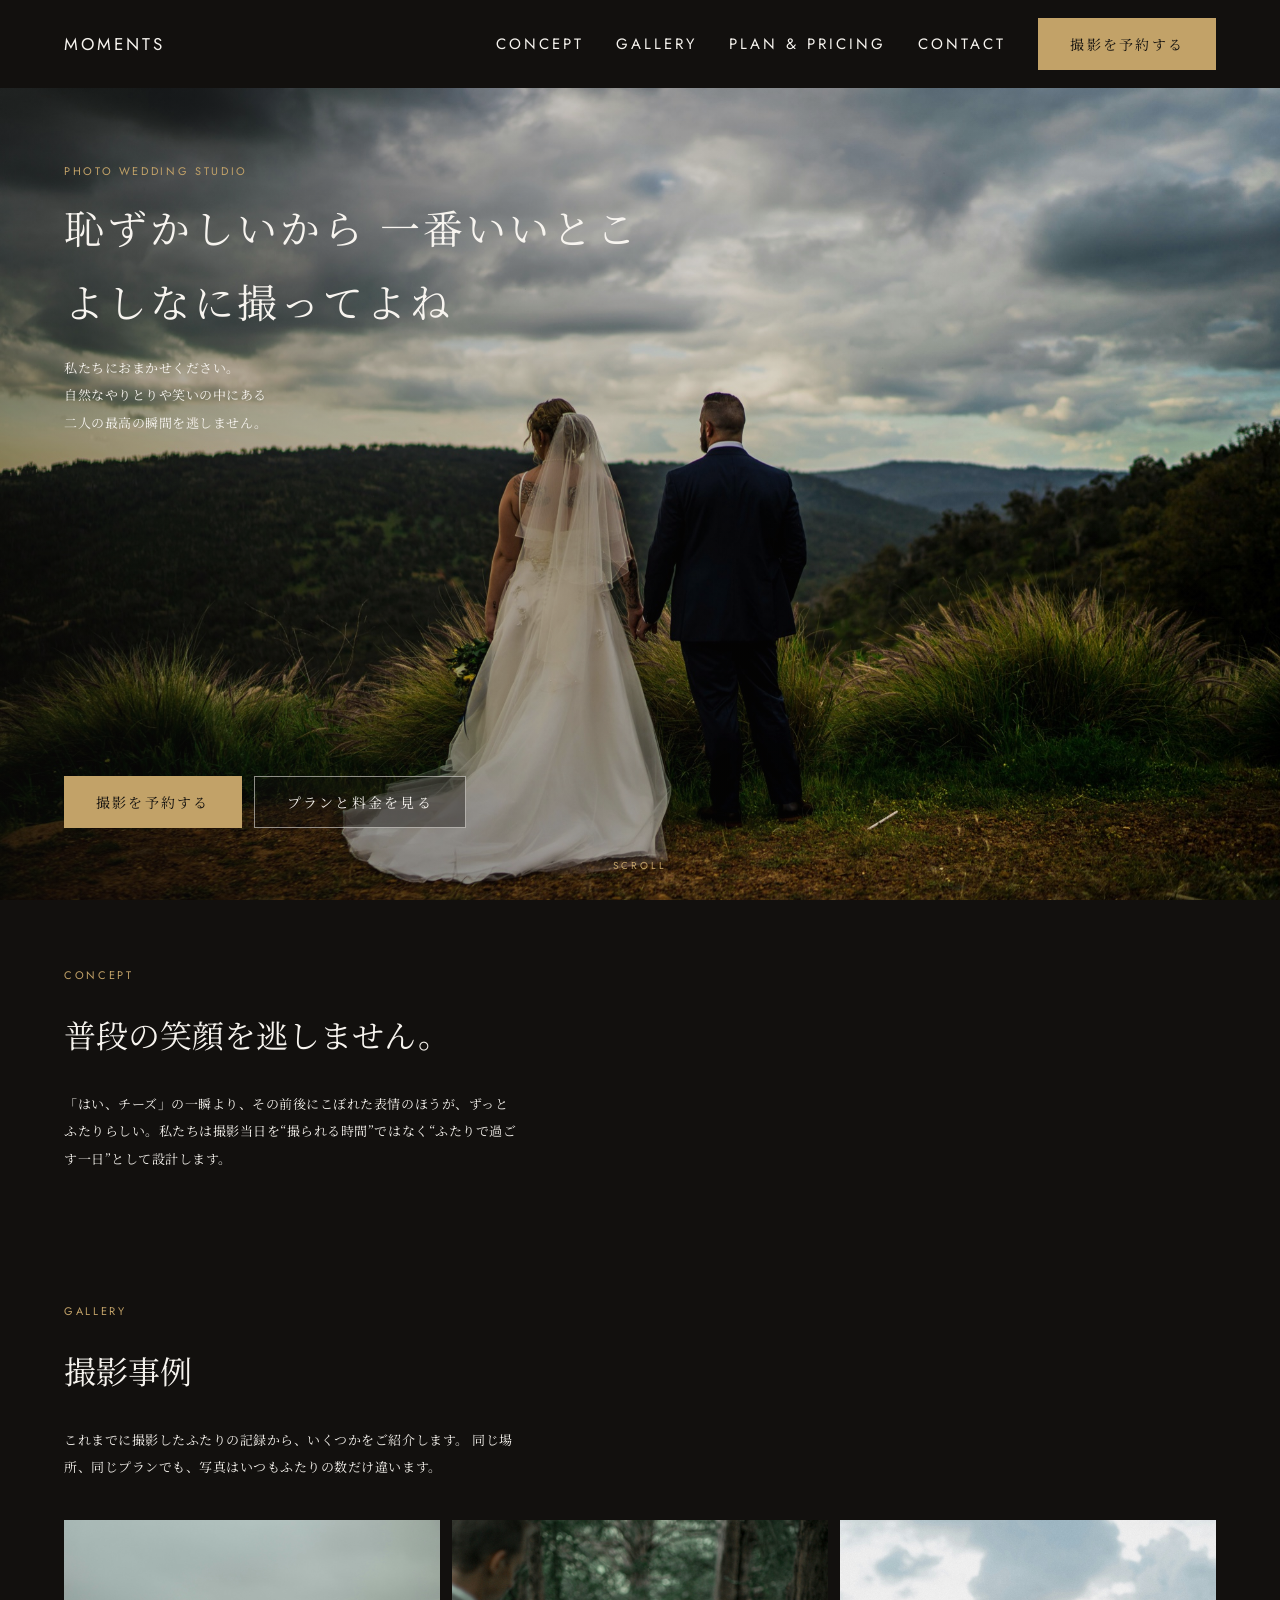
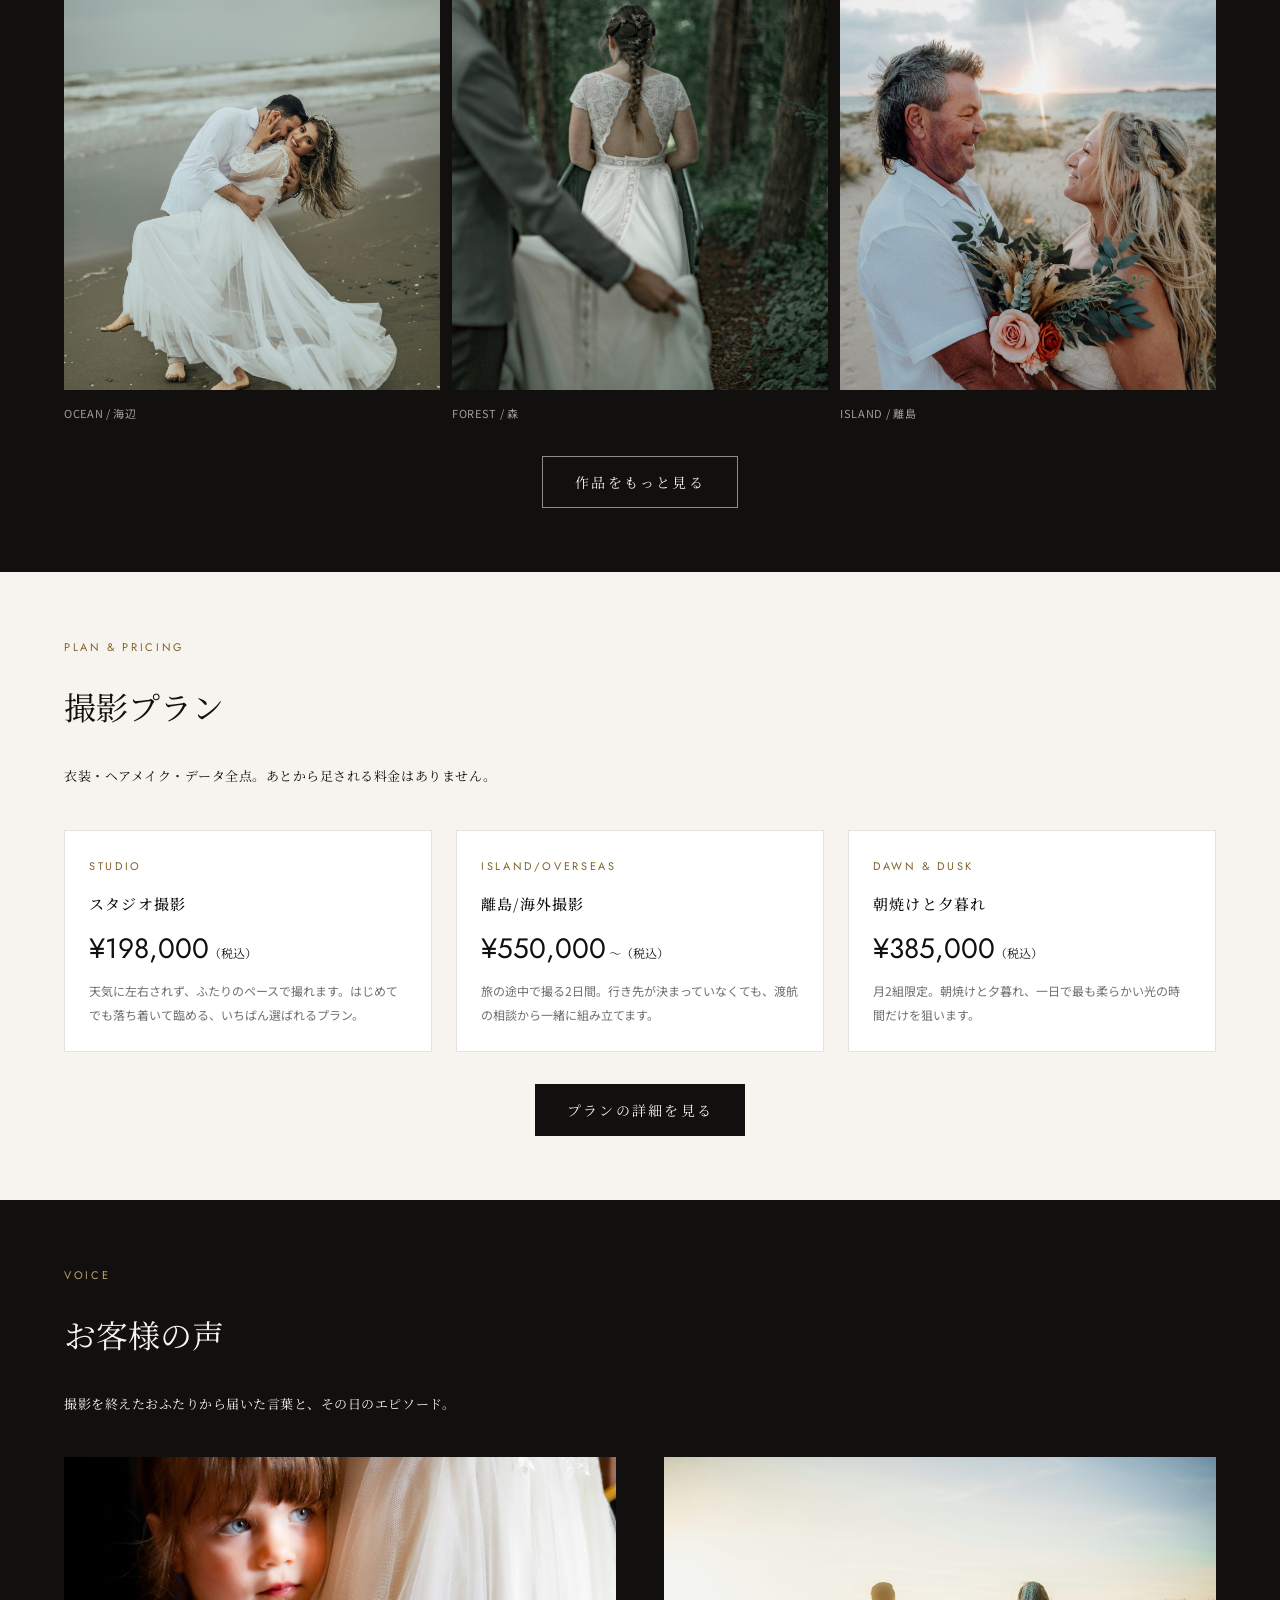
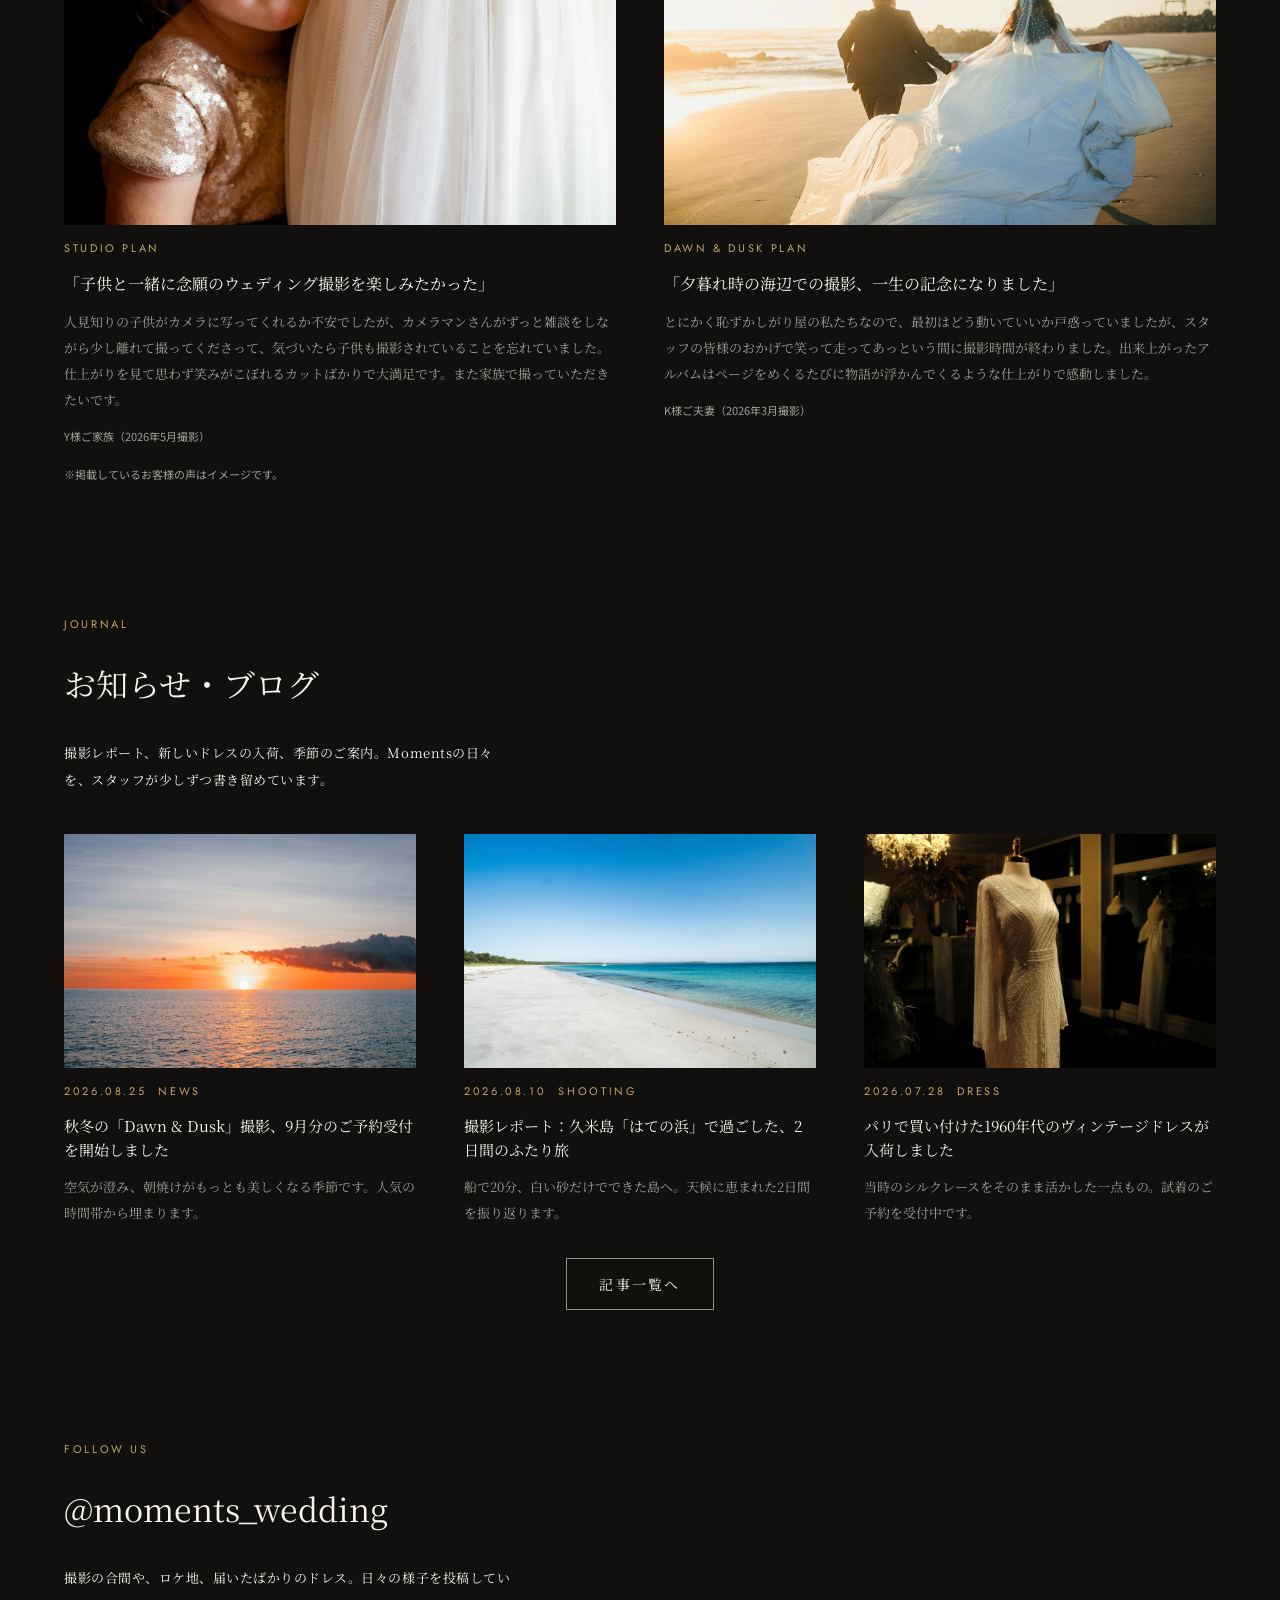
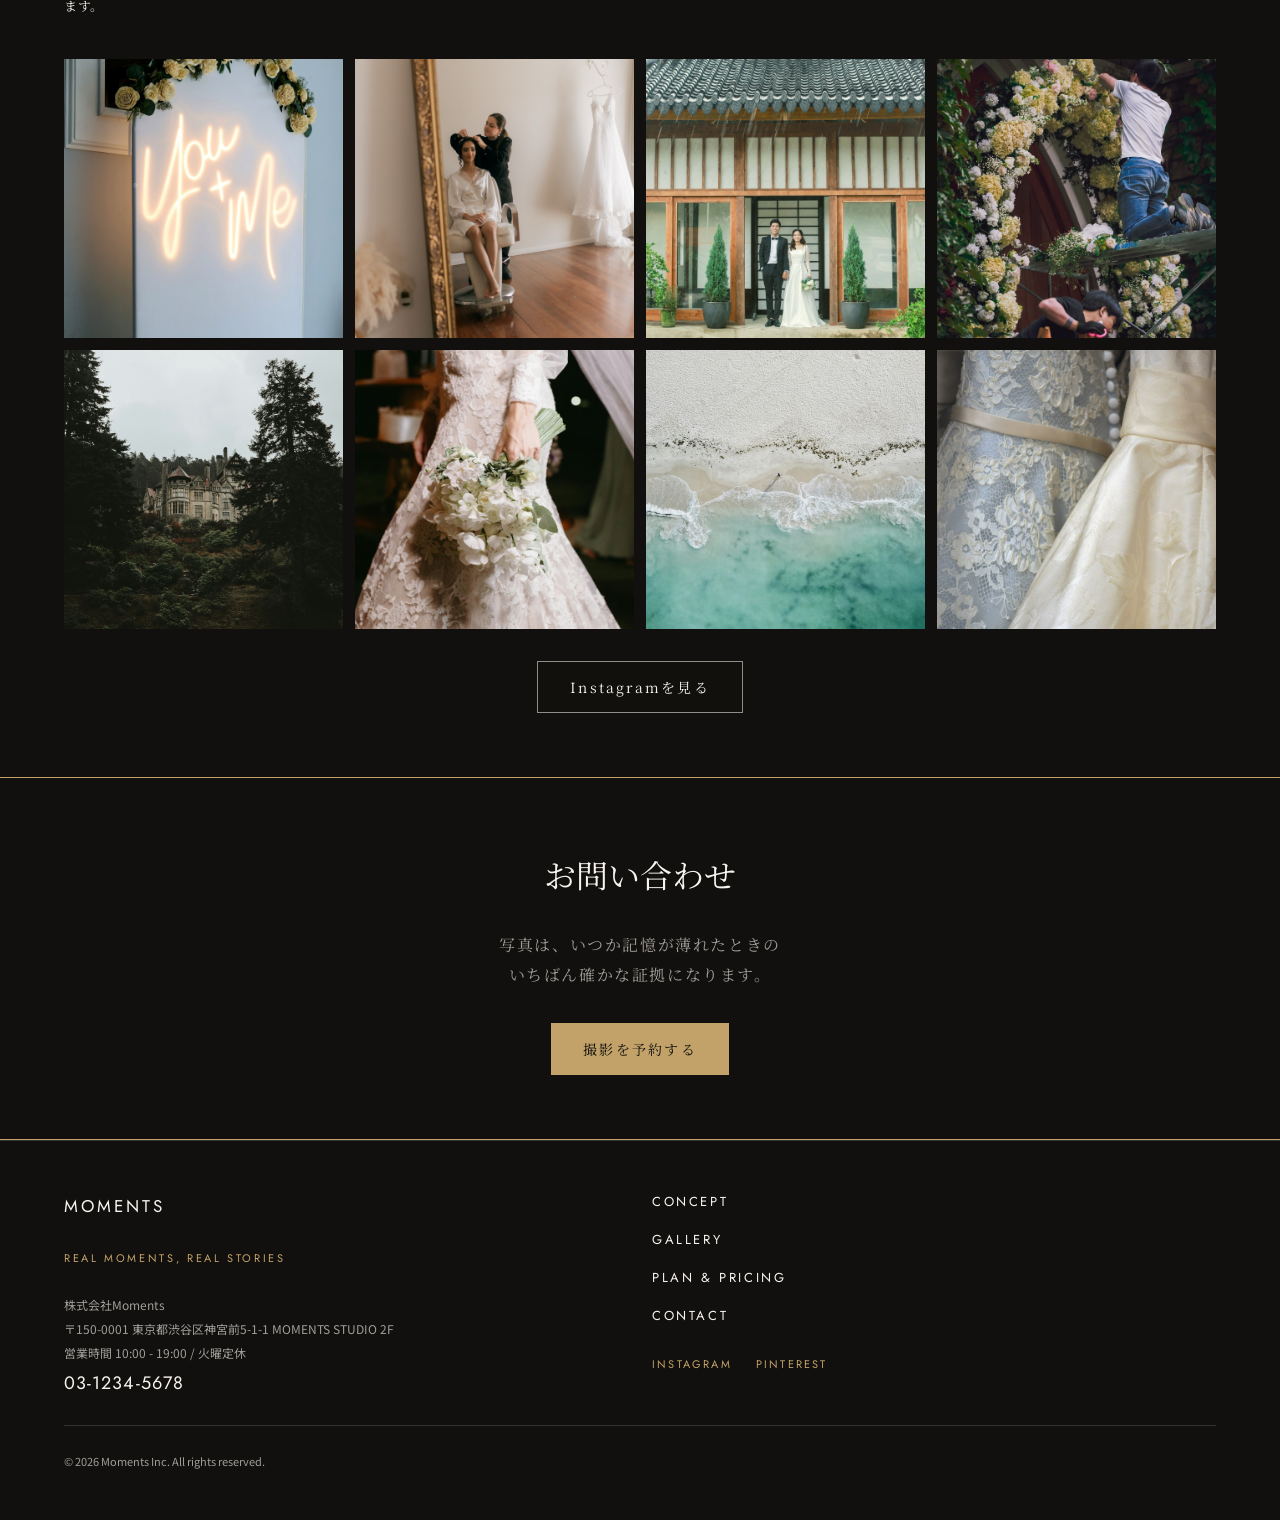
<file: index.html>
<!DOCTYPE html>
<html lang="ja">

<head>
    <meta charset="UTF-8">
    <title>フォトウェディング｜Moments｜最高の記念写真を撮りたいあなたへ</title>
    <meta name="description" content="東京のフォトウェディングスタジオ『Moments|モーメンツ』です。スタジオ撮影の他、野外でのロケーション撮影、国内外の旅行を兼ねた撮影も得意としています。恥ずかしがり屋さん歓迎。まずはお話を聞かせてください。私たちが夢を実現します。">
    <meta property="og:title" content="フォトウェディング｜Moments">
    <meta property="og:description" content="東京のフォトウェディングスタジオ『Moments|モーメンツ』です。">
    <meta property="og:type" content="website">
    <meta property="og:url" content="https://nozoming.github.io/moments/">
    <meta property="og:image" content="https://nozoming.github.io/moments/assets/img/wedding_photo/jon-carruthers-tUAO8c95FFk-unsplash.jpg">
    <meta name="viewport" content="width=device-width, initial-scale=1">
    <link rel="stylesheet" href="https://fonts.googleapis.com/css2?family=Jost:wght@400;500&family=Noto+Serif+JP:wght@400;500&family=Noto+Sans+JP:wght@400&family=Playfair+Display:wght@400;500&display=swap">
    <link rel="stylesheet" href="assets/css/style.css">
    <link rel="icon" href="assets/img/favicon.svg">

</head>
<body>
    <header id="top">
        <div class="header-bar">
            <a class="logo" href="index.html">moments</a>
            <button id="drawer-toggle" aria-controls="drawer" aria-expanded="false" type="button" aria-label="メニュー"><span></span><span></span><span></span></button>
        </div>
        <nav id="drawer">
            <ul class="drawer-menu">
                <li><a href="coming-soon.html"><span class="drw-en">CONCEPT</span><span class="drw-ja">コンセプト</span></a></li>
                <li><a href="coming-soon.html"><span class="drw-en">GALLERY</span><span class="drw-ja">ギャラリー</span></a></li>
                <li><a href="coming-soon.html"><span class="drw-en">PLAN &amp; PRICING</span><span class="drw-ja">撮影プラン・料金</span></a></li>
                <li><a href="coming-soon.html"><span class="drw-en">CONTACT</span><span class="drw-ja">問い合わせ・ご予約</span></a></li>
            </ul>
            <a href="coming-soon.html" class="btn-primary btn">撮影を予約する</a>
             <address>
            営業時間 10:00 - 19:00 / 火曜定休<br>
            <a href="tel:0312345678">03-1234-5678</a>
        </address>
          <ul class="sns">
                <li> <a href="#">INSTAGRAM</a> </li> <!-- 要差し替え -->
                <li><a href="#">PINTEREST</a></li> <!-- 要差し替え -->
            </ul>
        </nav>
    </header>
            <main>
                <section>
                <div class="hero">
                    <img src="assets/img/wedding_photo/jon-carruthers-tUAO8c95FFk-unsplash.jpg" alt="雄大な自然の中で手を繋いだ新郎新婦の背中">
                    <div class="hero-overlay"></div>
                    <div class="hero-text">
                        <p class="label">PHOTO WEDDING STUDIO</p>
                        <h1>恥ずかしいから 一番いいとこ<br>よしなに撮ってよね</h1>
                        <p class="lead">私たちにおまかせください。<br>自然なやりとりや笑いの中にある<br>二人の最高の瞬間を逃しません。</p>
                        <div class="hero-buttons">
                        <a href="coming-soon.html" class="btn-primary btn">撮影を予約する</a>
                        <a href="coming-soon.html" class="btn-secondary btn">プランと料金を見る</a>   
                        </div>                     
                    </div>
                    <p class="hero-scroll">SCROLL</p>
                </div>
                </section>
                <section class="section-text">
                    <p class="label">CONCEPT</p>
                    <h2 >普段の笑顔を逃しません。</h2>
                    <p class="lead">「はい、チーズ」の一瞬より、その前後にこぼれた表情のほうが、ずっとふたりらしい。私たちは撮影当日を“撮られる時間”ではなく“ふたりで過ごす一日”として設計します。</p>
                </section>
                <section class="section-text">
                    <p class="label">GALLERY</p>
                    <h2>撮影事例</h2>
                    <p class="lead"> これまでに撮影したふたりの記録から、いくつかをご紹介します。 同じ場所、同じプランでも、写真はいつもふたりの数だけ違います。</p>
                    <div class="photo-grid">
                        <figure>
                            <img loading="lazy" src="assets/img/wedding_photo/ozkan-guner-Oj3tR2bxNeU-unsplash.jpg" alt="海辺で戯れ合う新郎新婦">
                            <figcaption>OCEAN / 海辺</figcaption>
                        </figure>
                        <figure>
                            <img loading="lazy" src="assets/img/wedding_photo/nina-mercado-TNu6vEKEl90-unsplash.jpg" alt="二人だけの森の中での結婚式">
                            <figcaption>FOREST / 森</figcaption>
                        </figure>
                        <figure>
                            <img loading="lazy" src="assets/img/wedding_photo/kevin-hernandez-reyes-QA1VeK4y_6Y-unsplash.jpg" alt="朝日をバックに向かい合う新郎新婦">
                            <figcaption>ISLAND / 離島</figcaption>
                        </figure>
                        <figure>
                            <img loading="lazy" src="assets/img/wedding_photo/pexels-aynura-berdyyeva-366539728-14439527.jpg" alt="衣装準備をする花嫁">
                            <figcaption> STUDIO / スタジオ</figcaption>
                        </figure>
                    </div>
                    <a href="coming-soon.html" class="btn-secondary btn">作品をもっと見る</a>
                </section>
                <section class="section-text section-light">
                    <p class="label">PLAN &amp; PRICING</p>
                    <h2>撮影プラン</h2>
                    <p class="lead">衣装・ヘアメイク・データ全点。あとから足される料金はありません。</p>
                    <div class="plan">
                    <article >
                        <p class="label">STUDIO</p>
                        <h3 class="plan-name">スタジオ撮影</h3>
                        <p class="plan-price">¥198,000<span class="plan-tax">（税込）</span></p>
                        <p class="plan-text">天気に左右されず、ふたりのペースで撮れます。はじめてでも落ち着いて臨める、いちばん選ばれるプラン。</p>
                    </article>
                     <article >
                        <p class="label">ISLAND/OVERSEAS</p>
                        <h3 class="plan-name">離島/海外撮影</h3>
                        <p class="plan-price">¥550,000<span class="plan-tax"> 〜（税込）</span></p>
                        <p class="plan-text">旅の途中で撮る2日間。行き先が決まっていなくても、渡航の相談から一緒に組み立てます。</p>
                    </article>
                     <article >
                        <p class="label">DAWN &amp; DUSK</p>
                        <h3 class="plan-name">朝焼けと夕暮れ</h3>
                        <p class="plan-price">¥385,000<span class="plan-tax">（税込）</span></p>
                        <p class="plan-text">月2組限定。朝焼けと夕暮れ、一日で最も柔らかい光の時間だけを狙います。</p>
                    </article>
                </div>
                <a href="coming-soon.html" class="btn-primary btn">プランの詳細を見る</a>
                </section>
                <section class="section-text"> 
                    <p class="label">VOICE</p>
                    <h2>お客様の声</h2>
                    <p class="lead">撮影を終えたおふたりから届いた言葉と、その日のエピソード。</p>
                    <div class="voice">
                        <article>
                            <img loading="lazy" src="assets/img/wedding_photo/laura-van-den-boogaart-41ygxd_oLYQ-unsplash.jpg" alt="花嫁のスカートに寄り添う女の子">
                            <p class="label">STUDIO PLAN</p>
                            <h3 class="voice-title">「子供と一緒に念願のウェディング撮影を楽しみたかった」</h3>
                            <p class="voice-text">人見知りの子供がカメラに写ってくれるか不安でしたが、カメラマンさんがずっと雑談をしながら少し離れて撮ってくださって、気づいたら子供も撮影されていることを忘れていました。仕上がりを見て思わず笑みがこぼれるカットばかりで大満足です。また家族で撮っていただきたいです。</p>
                            <p class="voice-guest">Y様ご家族（2026年5月撮影）</p>
                        </article>
                         <article>
                            <img loading="lazy" src="assets/img/wedding_photo/fotografo-samuel-cruz-LRf0Uhnwsp8-unsplash.jpg" alt="夕暮れの砂浜を走る新郎新婦の背中">
                            <p class="label">DAWN &amp; DUSK PLAN</p>
                            <h3 class="voice-title">「夕暮れ時の海辺での撮影、一生の記念になりました」</h3>
                            <p class="voice-text">とにかく恥ずかしがり屋の私たちなので、最初はどう動いていいか戸惑っていましたが、スタッフの皆様のおかげで笑って走ってあっという間に撮影時間が終わりました。出来上がったアルバムはページをめくるたびに物語が浮かんでくるような仕上がりで感動しました。</p>
                            <p class="voice-guest">K様ご夫妻（2026年3月撮影）</p>
                        </article>   
                    </div>
                    <p class="note">※掲載しているお客様の声はイメージです。</p>
                </section>
                <section class="section-text">
                    <p class="label">JOURNAL</p>
                    <h2>お知らせ・ブログ</h2>
                    <p class="lead">撮影レポート、新しいドレスの入荷、季節のご案内。Momentsの日々を、スタッフが少しずつ書き留めています。</p>
                    <div class="journal">
                        <article>
                            <img loading="lazy" src="assets/img/wedding_photo/vika-chartier-gGetOw7fQhk-unsplash.jpg" alt="夕暮れの海">
                            <p class="journal-meta"><time datetime="2026-08-25">2026.08.25</time>NEWS</p>
                            <h3 class="journal-title">秋冬の「Dawn & Dusk」撮影、9月分のご予約受付を開始しました</h3>
                            <p class="journal-text">空気が澄み、朝焼けがもっとも美しくなる季節です。人気の時間帯から埋まります。</p>

                        </article>
                           <article>
                            <img loading="lazy" src="assets/img/wedding_photo/silas-baisch-wRZ_myr0JGY-unsplash.jpg" alt="はての浜海岸">
                            <p class="journal-meta"><time datetime="2026-08-10">2026.08.10</time>SHOOTING</p>
                            <h3 class="journal-title">撮影レポート：久米島「はての浜」で過ごした、2日間のふたり旅</h3>
                            <p class="journal-text">船で20分、白い砂だけでできた島へ。天候に恵まれた2日間を振り返ります。</p>

                        </article>
                           <article>
                            <img loading="lazy" src="assets/img/wedding_photo/alan-alves-vuLqStay1Ic-unsplash.jpg" alt="パリのヴィンテージドレス">
                            <p class="journal-meta"><time datetime="2026-07-28">2026.07.28</time>DRESS</p>
                            <h3 class="journal-title">パリで買い付けた1960年代のヴィンテージドレスが入荷しました</h3>
                            <p class="journal-text">当時のシルクレースをそのまま活かした一点もの。試着のご予約を受付中です。</p>

                        </article>
                    </div>
                    <a href="#" class="btn-secondary btn">記事一覧へ</a> <!--要差し替え-->
                </section>
                <section class="section-text">
                    <p class="label">FOLLOW US</p>
                    <h2>@moments_wedding</h2>
                    <p class="lead">撮影の合間や、ロケ地、届いたばかりのドレス。日々の様子を投稿しています。</p>
                    <div class="instagram">
                        <article>
                            <img loading="lazy" src="assets/img/wedding_photo/pexels-wesley-woodard-177495-32266670.jpg" alt="結婚式のウェルカムボード">
                        </article>
                         <article>
                            <img loading="lazy" src="assets/img/wedding_photo/pexels-rebornfilmes-35599196.jpg" alt="撮影前の身支度をする新婦">
                        </article>
                         <article>
                            <img loading="lazy" src="assets/img/wedding_photo/pexels-ngoc-anh-nguyen-94971736-38415426.jpg" alt="雨宿りする新郎新婦">
                        </article>
                         <article>
                            <img loading="lazy" src="assets/img/wedding_photo/pexels-matthew-jesus-468170389-35065808.jpg" alt="ウェディングアーチを作る職人二人">
                        </article>
                         <article>
                            <img loading="lazy" src="assets/img/wedding_photo/nathan-mcdine-Sz2UlMzTv4I-unsplash.jpg" alt="イギリスの古城">
                        </article>
                         <article>
                            <img loading="lazy" src="assets/img/wedding_photo/jonathan-borba-Bs_2L0WrY3E-unsplash.jpg" alt="生花のブーケとドレス">
                        </article>
                          <article>
                            <img loading="lazy" src="assets/img/wedding_photo/emilio-garcia-Yx_khCZyX8g-unsplash.jpg" alt="白い砂浜をドローンで撮影">
                        </article>
                          <article>
                            <img loading="lazy" src="assets/img/wedding_photo/anna-docking-p7v6X41PP4w-unsplash.jpg" alt="新着のドレスたち">
                        </article>
                    </div>
                    <a href="#" class="btn-secondary btn">Instagramを見る</a> <!--要差し替え-->
                </section>
                <section class="section-text section-cta">
                    <h2>お問い合わせ</h2>
                    <p class="cta-copy">写真は、いつか記憶が薄れたときの<br>いちばん確かな証拠になります。</p>
                    <a href="coming-soon.html" class="btn-primary btn">撮影を予約する</a>
                </section>
            </main>
    <footer>
        <div class="footer-info">
         <a class="logo" href="index.html">moments</a>
         <p class="label">REAL MOMENTS, REAL STORIES</p>
         <address>
            株式会社Moments<br>
            〒150-0001 東京都渋谷区神宮前5-1-1 MOMENTS STUDIO 2F<br>
            営業時間 10:00 - 19:00 / 火曜定休<br>
           <a href="tel:0312345678">03-1234-5678</a>
        </address>
        </div>
        <div class="footer-navi">
            <nav aria-label="フッターメニュー">
            <ul>
                <li><a href="coming-soon.html">CONCEPT</a></li>
                <li><a href="coming-soon.html">GALLERY</a></li>
                <li><a href="coming-soon.html">PLAN &amp; PRICING</a></li>
                <li><a href="coming-soon.html">CONTACT</a></li>
            </ul>
            </nav>
            <ul class="sns">
                <li> <a href="#">INSTAGRAM</a> </li> <!-- 要差し替え -->
                <li><a href="#">PINTEREST</a></li> <!-- 要差し替え -->
            </ul>
        </div>
        <small>© 2026 Moments Inc. All rights reserved.</small>
            
        
    </footer>
    <script src="assets/js/main.js"></script>
</body>
</html>
</file>
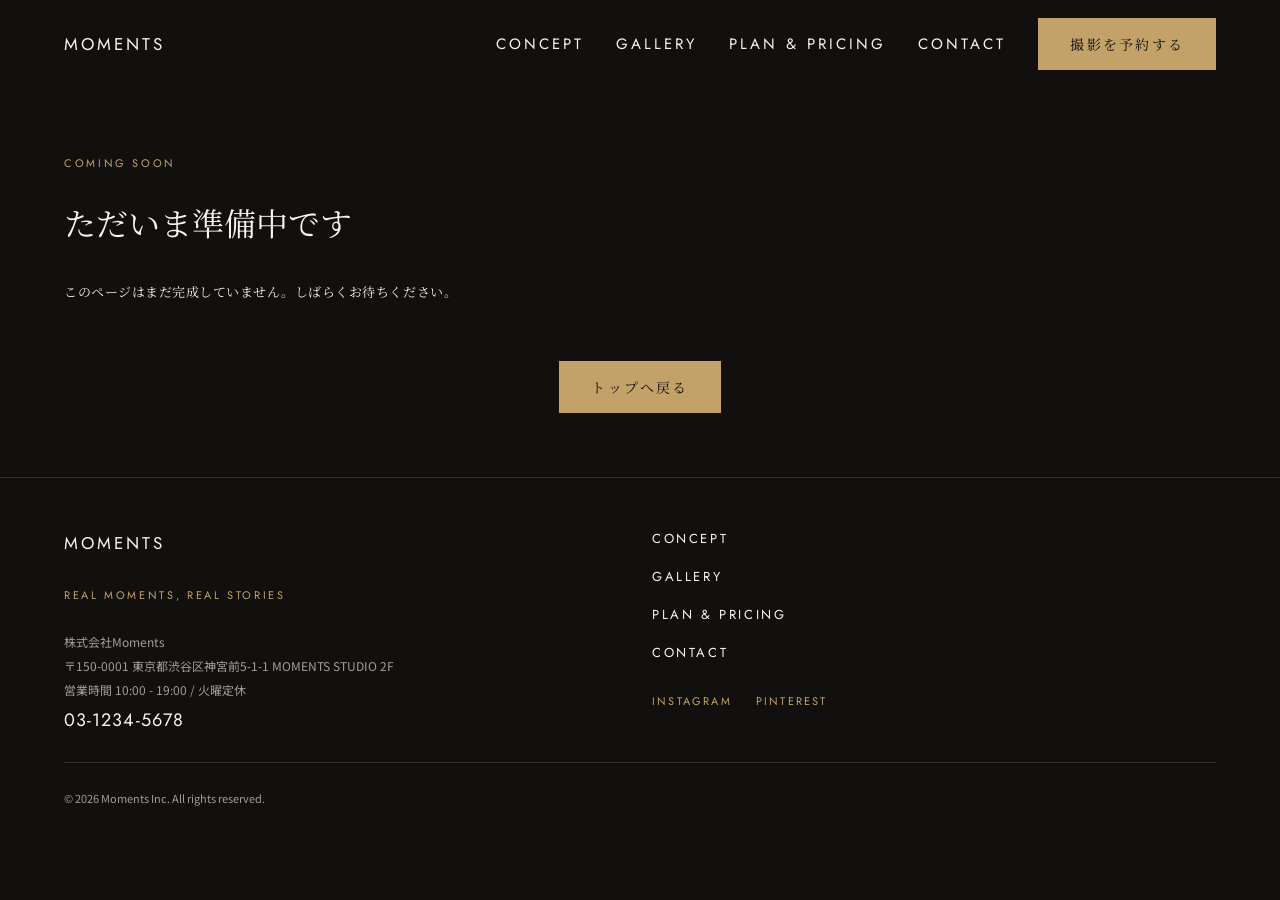
<file: coming-soon.html>
<!DOCTYPE html>
<html lang="ja">

<head>
    <meta charset="UTF-8">
    <title>準備中｜Moments</title>
    <meta name="viewport" content="width=device-width, initial-scale=1">
    <meta name="robots" content="noindex">
    <link rel="stylesheet" href="https://fonts.googleapis.com/css2?family=Jost:wght@400;500&family=Noto+Serif+JP:wght@400;500&family=Noto+Sans+JP:wght@400&family=Playfair+Display:wght@400;500&display=swap">
    <link rel="stylesheet" href="assets/css/style.css">
    <link rel="icon" href="assets/img/favicon.svg">

</head>
<body>
    <header id="top">
        <div class="header-bar">
            <a class="logo" href="index.html">moments</a>
            <button id="drawer-toggle" aria-controls="drawer" aria-expanded="false" type="button" aria-label="メニュー"><span></span><span></span><span></span></button>
        </div>
        <nav id="drawer">
            <ul class="drawer-menu">
                <li><a href="coming-soon.html"><span class="drw-en">CONCEPT</span><span class="drw-ja">コンセプト</span></a></li>
                <li><a href="coming-soon.html"><span class="drw-en">GALLERY</span><span class="drw-ja">ギャラリー</span></a></li>
                <li><a href="coming-soon.html"><span class="drw-en">PLAN &amp; PRICING</span><span class="drw-ja">撮影プラン・料金</span></a></li>
                <li><a href="coming-soon.html"><span class="drw-en">CONTACT</span><span class="drw-ja">問い合わせ・ご予約</span></a></li>
            </ul>
            <a href="coming-soon.html" class="btn-primary btn">撮影を予約する</a>
             <address>
            営業時間 10:00 - 19:00 / 火曜定休<br>
            <a href="tel:0312345678">03-1234-5678</a>
        </address>
          <ul class="sns">
                <li> <a href="#">INSTAGRAM</a> </li> <!-- 要差し替え -->
                <li><a href="#">PINTEREST</a></li> <!-- 要差し替え -->
            </ul>
        </nav>
    </header>
    <main>
        <section class="section-text">
            <p class="label">COMING SOON </p>
            <h2>ただいま準備中です</h2>
            <p class="lead">このページはまだ完成していません。しばらくお待ちください。</p>
            <a href="index.html" class="btn-primary btn">トップへ戻る</a>
        </section>
    </main>
 <footer>
        <div class="footer-info">
         <a class="logo" href="index.html">moments</a>
         <p class="label">REAL MOMENTS, REAL STORIES</p>
         <address>
            株式会社Moments<br>
            〒150-0001 東京都渋谷区神宮前5-1-1 MOMENTS STUDIO 2F<br>
            営業時間 10:00 - 19:00 / 火曜定休<br>
           <a href="tel:0312345678">03-1234-5678</a>
        </address>
        </div>
        <div class="footer-navi">
            <nav aria-label="フッターメニュー">
            <ul>
                <li><a href="coming-soon.html">CONCEPT</a></li>
                <li><a href="coming-soon.html">GALLERY</a></li>
                <li><a href="coming-soon.html">PLAN &amp; PRICING</a></li>
                <li><a href="coming-soon.html">CONTACT</a></li>
            </ul>
            </nav>
            <ul class="sns">
                <li> <a href="#">INSTAGRAM</a> </li> <!-- 要差し替え -->
                <li><a href="#">PINTEREST</a></li> <!-- 要差し替え -->
            </ul>
        </div>
        <small>© 2026 Moments Inc. All rights reserved.</small>
            
        
    </footer>
    <script src="assets/js/main.js"></script>
</body>
</html>
</file>
<file: assets/css/style.css>
:root {
  /*--色の見分け方-------
    面 = 画材の名前だけ（ink / paper / surface）→ background-color に使う
    文字 = on-〇〇「〇〇の面の上に乗る文字」→ color に使う
    線 = 〇〇-line「〇〇の面の上に引く線」→ border に使う
    on は「〜の上に」と読む。中身は面と反対の明るさ */
  --c-ink: #12100E;         /* 面：黒（基調の暗い面） */
  --c-ink-soft: #4A4160;    /* 面：dusk 紫がかった暗い面。文字には使わない */
  --c-ink-line: rgba(247, 244, 239, 0.14); /* 線：暗い面の上に引く線（中身は明るい） */
  --c-paper: #F7F4EF;       /* 面：明るい面（オフホワイト） */
  --c-paper-line: rgba(18, 16, 14, 0.12);  /* 線：明るい面の上に引く線（中身は暗い） */
  --c-surface: #ffffff;     /* 面：白いカード。paper の上に一段浮いた面 */

  --c-accent: #C2A268;      /* 金：暗い面の上だけ。明るい面の上では読めない */
  --c-accent-dark: #7F6229; /* 濃い金：明るい面の上で使う金 */

  --c-on-dark: #F7F4EF;     /* 文字：暗い面の上に乗る文字（中身は明るい） */
  --c-on-dark-mute: rgba(247, 244, 239, 0.62); /* 文字：暗い面の上の、うすい文字 */
  --c-on-light: #12100E;    /* 文字：明るい面の上に乗る文字（中身は暗い） */
  --c-on-light-mute: rgba(18, 16, 14, 0.6);    /* 文字：明るい面の上の、うすい文字 */

  --f-display: "Playfair Display", "Noto Serif JP", serif;
  --f-body: "Noto Serif JP", "Hiragino Mincho ProN", serif;
  --f-label: "Jost", "Noto Sans JP", sans-serif;
  --f-caption: "Noto Sans JP", "Hiragino Sans", sans-serif;

  /*--余白-------*/
  --sp-1: 0.25rem;/* 4px */
  --sp-2: 0.5rem;/* 8px */ 
  --sp-3: 0.75rem; /* 12px */ 
  --sp-4: 1rem;/* 16px */
  --sp-5: 1.25rem;/* 20px */
  --sp-6: 1.5rem;/* 24px */
  --sp-7: 2rem;/* 32px */
  --sp-8: 3rem;/* 48px */
  --sp-9: 4rem; /* 64px */
  --sp-10: 4.5rem; /* 72px */
  /*--幅------*/
  --wrap: 1240px;
  --wrap-wide: 1560PX;
  --wrap-narrow: 820px;
  /*--ヘッダ高さ------*/
  --header-h: 72px;

}
.container {
  padding-inline: var(--sp-4);
  max-width: var(--wrap);
  margin-inline: auto;
}

/*リセットとベース*/
*,
*::before,
*::after {
  box-sizing: border-box;
}
h1,h2,h3,p,ul,figure {
  margin: 0;
  list-style: none;
  padding-left: 0;
}
address {
  font-style: normal;
}
h1,h2,h3 {
  font-weight: 400;
}

body {
  margin: 0;
  background-color: var(--c-ink);
  color: var(--c-on-dark);
  line-height: 2.0;
  font-family: var(--f-body);
}
a {
  color: inherit;
  text-decoration: none;
}
  

img,
picture,
svg {
  display: block; 
  max-width: 100%;
  height: auto;
}
header {
  position: fixed;
  top: 0;
  left: 0;
  right: 0;
  background-color: var(--c-ink);
  z-index: 10;
}
#drawer {
  display: none; 
  background-color: var(--c-ink);
  padding-inline: var(--sp-6);
  padding-block: var(--sp-7);
}
#drawer.is-open {
  display: flex;
  flex-direction: column;
  min-height: calc(100svh - var(--header-h));
}
#drawer.is-open address {
  margin-top: auto;
}
#drawer.is-open .sns {
  margin-top: var(--sp-5);
} 
#drawer-toggle[aria-expanded="true"] span:nth-child(2) { 
  opacity: 0;
 }
#drawer-toggle[aria-expanded="true"] span:nth-child(1) {
  transform: translateY(9px) rotate(45deg);
 }
#drawer-toggle[aria-expanded="true"] span:nth-child(3) {
  transform: translateY(-9px) rotate(-45deg);
 }
main {
  /*余白どうしがくっつく困ったらpadding*/
  margin-top: var(--header-h);
}
.header-bar {
  display: flex;
  justify-content: space-between;
  align-items: center;
  min-height: var(--header-h);
  padding-inline: var(--sp-6);
}  
.hero {
  position: relative; 
  min-height: calc(100svh - var(--header-h));
}
.hero h1 {
 margin: 0;
  margin-bottom: var(--sp-3);
  font-weight: 400;
  font-size: clamp(1.375rem,3.125vw,2.5rem);
  letter-spacing: 0.08em;
  line-height: 1.85; 
}
.hero-overlay {
  position: absolute;
  top: 0;
  left: 0;
  right: 0;
  bottom: 0;
  background-image: linear-gradient(311deg, rgb(18 16 14 / 13%) 0%, rgb(18 16 14 / 0%) 38%, rgb(18 16 14 / 60%));
  
}
.hero img {
  position: absolute;
  top: 0;
  left: 0;
  right: 0;
  bottom: 0;
  height: 100%;
  width: 100%;
  object-fit: cover;
}
.hero-text {
  position: absolute; 
  top: var(--sp-10);
  bottom: var(--sp-10);
  left: var(--sp-6);
  display: flex;
  flex-direction: column;
  gap: var(--sp-1);
  right: var(--sp-6);
}
.hero-text p {
  margin: 0; 
}
.hero-text .label {
  margin-bottom: var(--sp-1);
  
}
.hero-text .lead {
  margin-bottom: var(--sp-5);

}
.btn {
  height: 52px;
  display: flex;
  align-items: center;
  justify-content: center;
  font-size: 0.875rem;
  letter-spacing: 0.16em; 
  padding-inline: var(--sp-7);
 
}
.btn-primary {
  background-color: var(--c-accent);
  color: var(--c-ink);
}
.btn-secondary {
  background-color: rgb(18 16 14 / 40%);
  border: 1px solid rgb(247 244 239 / 55%);
  color: var(--c-on-dark);
}
.hero-scroll {
  margin: 0;
  position: absolute;
  bottom: var(--sp-6);
  left: 0;
  right: 0;
  text-align: center;
  color: var(--c-accent);
  font-family: var(--f-label);
  font-size: 0.625rem;
  letter-spacing: 0.3em;
}
.hero-buttons { 
  margin-top: auto;
  display: flex;
  flex-direction: column;
  gap: var(--sp-3);

} 
#drawer-toggle {
  background-color: transparent;
  border: none;
  padding: 0;
  display: flex;
  flex-direction: column;
  gap: var(--sp-2);
  width: 44px;
  height: 44px;
  align-items: flex-end;
  justify-content: center;
} 
#drawer-toggle span {
  display: block;
  width: 24px;
  height: 1px;
  background-color: var(--c-on-dark);
}
#drawer ul {
  list-style: none;
  margin: 0;
  padding: 0;
}
.drw-en {
  font-family: var(--f-label);
  font-size: 0.9375rem;
  letter-spacing: 0.2em;
}
.drw-ja {
  font-family: var(--f-caption);
  font-size: 0.6875rem;
  letter-spacing: 0.08em;
  color: var(--c-on-dark-mute);
}
.drawer-menu a {
  display: flex;
  gap: var(--sp-3);
  padding-block: var(--sp-4);
  align-items: baseline;
}
.drawer-menu li {
  border-bottom: 1px solid var(--c-ink-line);
}
#drawer .btn {
  margin-top: var(--sp-7);
}
.label {
  font-family: var(--f-label);
  color: var(--c-accent);
  font-size: 0.6875rem;
  letter-spacing: 0.24em;
}
.lead {
  font-size: 0.8125rem;
  line-height: 2.1;
  letter-spacing: 0.04em;
  
}
.section-text {
  display: flex;
  flex-direction: column;
  padding-block: var(--sp-9);
  padding-inline: var(--sp-6);
  gap: var(--sp-4);
}
.section-text h2 {
  font-size: clamp(1.3rem,2.5vw,2rem);
  margin-bottom: var(--sp-2);
  
}
.photo-grid {
  display: grid;
  grid-template-columns: 1fr 1fr;
  gap: var(--sp-3);
}
figcaption {
  font-family: var(--f-caption);
  font-size: 0.6875rem;
  letter-spacing: 0.06em;
  color: var(--c-on-dark-mute);
  margin-top: var(--sp-3);
}
.photo-grid img {
  width: 100%;
  aspect-ratio: 4/5;
  object-fit: cover;
}
.section-text .lead {
  margin-bottom: var(--sp-6);
  max-width: 35em;
}
.section-text .btn {
  margin-top: var(--sp-4);
}
.section-text > :last-child { 
  margin-bottom: 0; 
}
.section-light {
  background-color: var(--c-paper);
  color: var(--c-on-light);
} 
.section-light .label {
  color: var(--c-accent-dark);
} 
.plan article {
  background-color: var(--c-surface);
  display: grid;
  grid-template-columns: 1fr;
  gap: var(--sp-3);
  padding-block: var(--sp-6);
  padding-inline: var(--sp-6);
  border: 1px solid var(--c-paper-line);
  align-content: start;
}
.plan {
  display: flex;
  flex-direction: column;
  gap: var(--sp-6);
}
.plan-name {
  font-weight: 500;
  font-size: 0.9375rem;
  letter-spacing: 0.08em;
}
.plan-price {
  font-family: var(--f-label);
  font-size: 1.75rem;
  line-height: 1.3;	
}
.plan-tax {
  font-family: var(--f-body);
  font-size: 0.75rem;
  white-space: nowrap;
}
.plan-text {
  font-family: var(--f-caption);
  font-size: 0.75rem;
  color: var(--c-on-light-mute);
  line-height: 2;
}
.section-light .btn-primary {
  background-color: var(--c-ink);
  color: var(--c-on-dark);
}
.voice {
  display: flex;
  flex-direction: column;
  gap: var(--sp-8);
}
.voice article {
  display: flex;
  flex-direction: column;
  gap: var(--sp-3);
}
.voice img {
  width: 100%;
  aspect-ratio: 3/2;
  object-fit: cover;
}
.voice-title {
  font-size: 1rem;
  line-height: 1.6;
}
.voice-text {
  font-size: 0.8125rem;
  line-height: 2;
  color: var(--c-on-dark-mute);
}
.voice-guest,.note {
  font-family: var(--f-caption); 
  font-size: 0.6875rem;
  color: var(--c-on-dark-mute);
}
.journal {
  display: flex;
  flex-direction: column;
  gap: var(--sp-8);
}
.journal article {
  display: flex;
  flex-direction: column;
  gap: var(--sp-3);
}
.journal img {
  width: 100%;
  aspect-ratio: 3/2;
  object-fit: cover;
}
.journal-title {
  font-size: 0.9375rem;
  line-height: 1.6;
}
.journal-meta {
  display: flex;
  gap: var(--sp-3);
  font-family: var(--f-label);
  font-size: 0.6875rem;
  letter-spacing: 0.24em;
  color: var(--c-accent);
}
.journal time {
  color: var(--c-accent);
}
.journal-text {
  font-size: 0.8125rem;
  line-height: 2;
  color: var(--c-on-dark-mute);
}
footer {
  padding-block: var( --sp-8);
  padding-inline: var(--sp-6);
  border-top: 1px solid var(--c-ink-line);
  display: flex;
  flex-direction: column;
  gap: var(--sp-6);
}
address {
  font-family: var(--f-caption);
  font-size: 0.75rem;
  line-height: 2;
  color: var(--c-on-dark-mute);
}
address a {
  font-family: var(--f-label);
  font-size: 1.125rem;
  letter-spacing: 0.06em;
  color: var(--c-on-dark);
}
footer nav ul {
  font-family: var(--f-label);
  font-size: 0.8125rem;
  letter-spacing: 0.2em;
  display: flex;
  flex-direction: column;
  gap: var(--sp-3); 
}
.sns {
  font-family: var(--f-label);
  font-size: 0.6875rem;
  letter-spacing: 0.2em;
  color: var(--c-accent);
  display: flex;
  gap: var(--sp-6);
}
.logo {
  font-family: var(--f-label);
  font-size: 1.0625rem;
  letter-spacing: 0.18em;
  text-transform: uppercase;
}
footer small {
  font-family: var(--f-caption);
  font-size: 0.6875rem;
  color: var(--c-on-dark-mute);
  order: 2;
}
.footer-info,.footer-navi {
  display: flex;
  flex-direction: column;
  gap: var(--sp-6);
}
.footer-info {
  order: 1;
}
.section-cta {
  text-align: center;
  border-top: 1px solid var(--c-accent);
  border-bottom:1px solid var(--c-accent);
}
.cta-copy {
  font-size: 1rem;
  letter-spacing: 0.1em;
  line-height: 1.9;
  color: var(--c-on-dark-mute);
}
.instagram {
  display: grid;
  grid-template-columns: 1fr 1fr; 
  gap: var(--sp-3);
}
.instagram img {
  width: 100%;
  aspect-ratio: 1/1;
  object-fit: cover;
}
@media (min-width: 768px) {
   .hero-buttons { 
    flex-direction: row;
}
  .section-text .btn { 
    align-self: center;
  }
    .plan { 
    display: grid;
    grid-template-columns: repeat(3, minmax(0, 1fr));
  }
  .voice {
    display: grid;
    grid-template-columns: 1fr 1fr;
  }
  .instagram {
    grid-template-columns: 1fr 1fr 1fr 1fr; 
  }
  .journal {
    display: grid;
    grid-template-columns: 1fr 1fr 1fr;
  }
}

@media (min-width: 1280px) { 
  #drawer-toggle {
    display: none;
  } 
  #drawer {
    display: flex; 
    gap: var(--sp-7);
    padding-block: 0;
    align-items: center;
    padding-inline: var(--sp-9);
  }
  #drawer address {
    display: none;
  }
  #drawer .sns {
    display: none;
  }
  .drawer-menu {
    display: flex;
    gap: var(--sp-7);
  }
  .drw-ja {
    display: none;
  }
  .drawer-menu li {
    border-bottom: none;
  }
  header {
    display: flex;
    justify-content: space-between;
    align-items: center;
  }
  #drawer .btn {
    margin-top: 0;
}
  :root {
    --header-h:88px;
}
  .hero-overlay { 
    background-image: linear-gradient(90deg, rgb(18 16 14 / 40%) 0%, rgb(18 16 14 / 0%) 100%);
  }
  .header-bar {
    padding-inline: var(--sp-9);
  }
  .hero-text {
    left: var(--sp-9);
  }
  .photo-grid {
    grid-template-columns: 1fr 1fr 1fr; 
  }
  .photo-grid figure:nth-child(4) {
    display: none;
  }
  .section-text {
    padding-inline: var(--sp-9);
  }

  footer {
    display: grid;
    grid-template-columns: 1fr 1fr;
    padding-inline: var(--sp-9);
  }
  footer small {
    grid-column: 1 / -1;
    border-top: solid 1px var(--c-ink-line);
    padding-top: var(--sp-6);
  }
  .footer-info {
    order: 0;
  }
}
</file>
